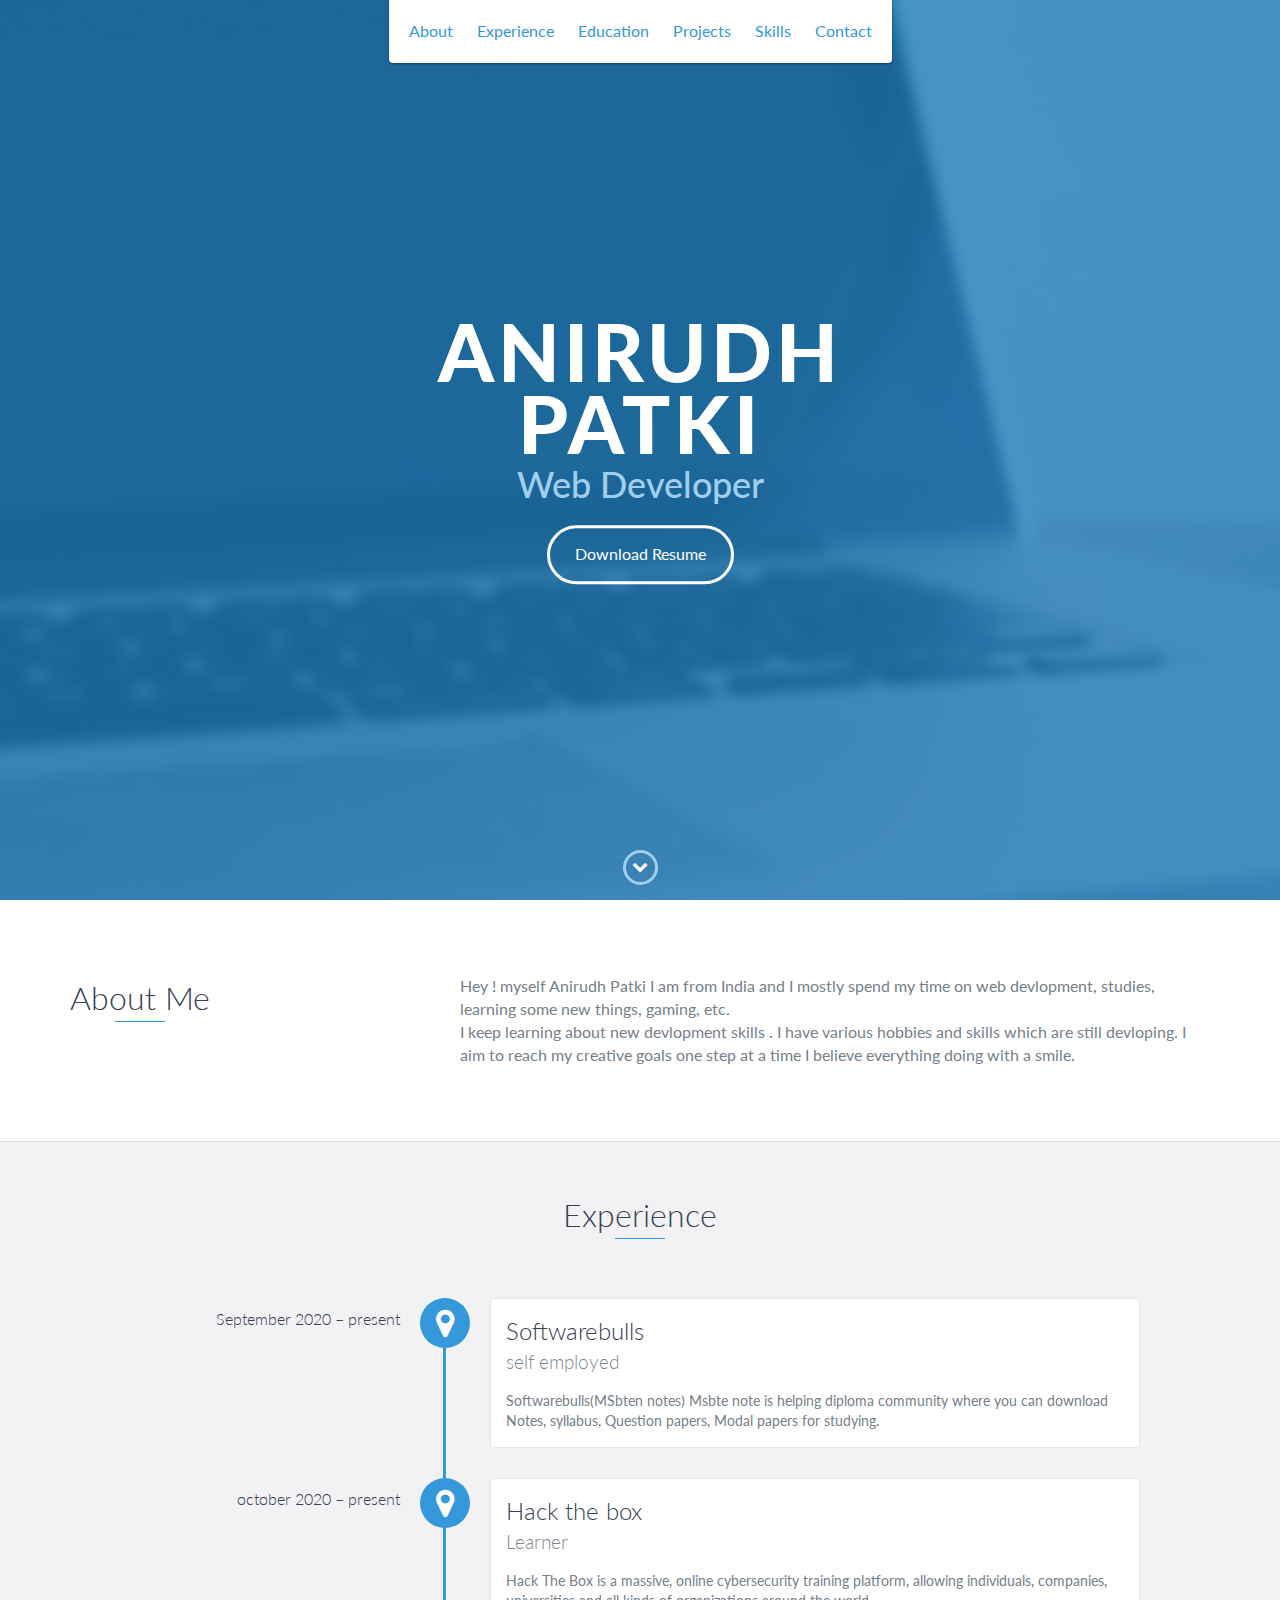
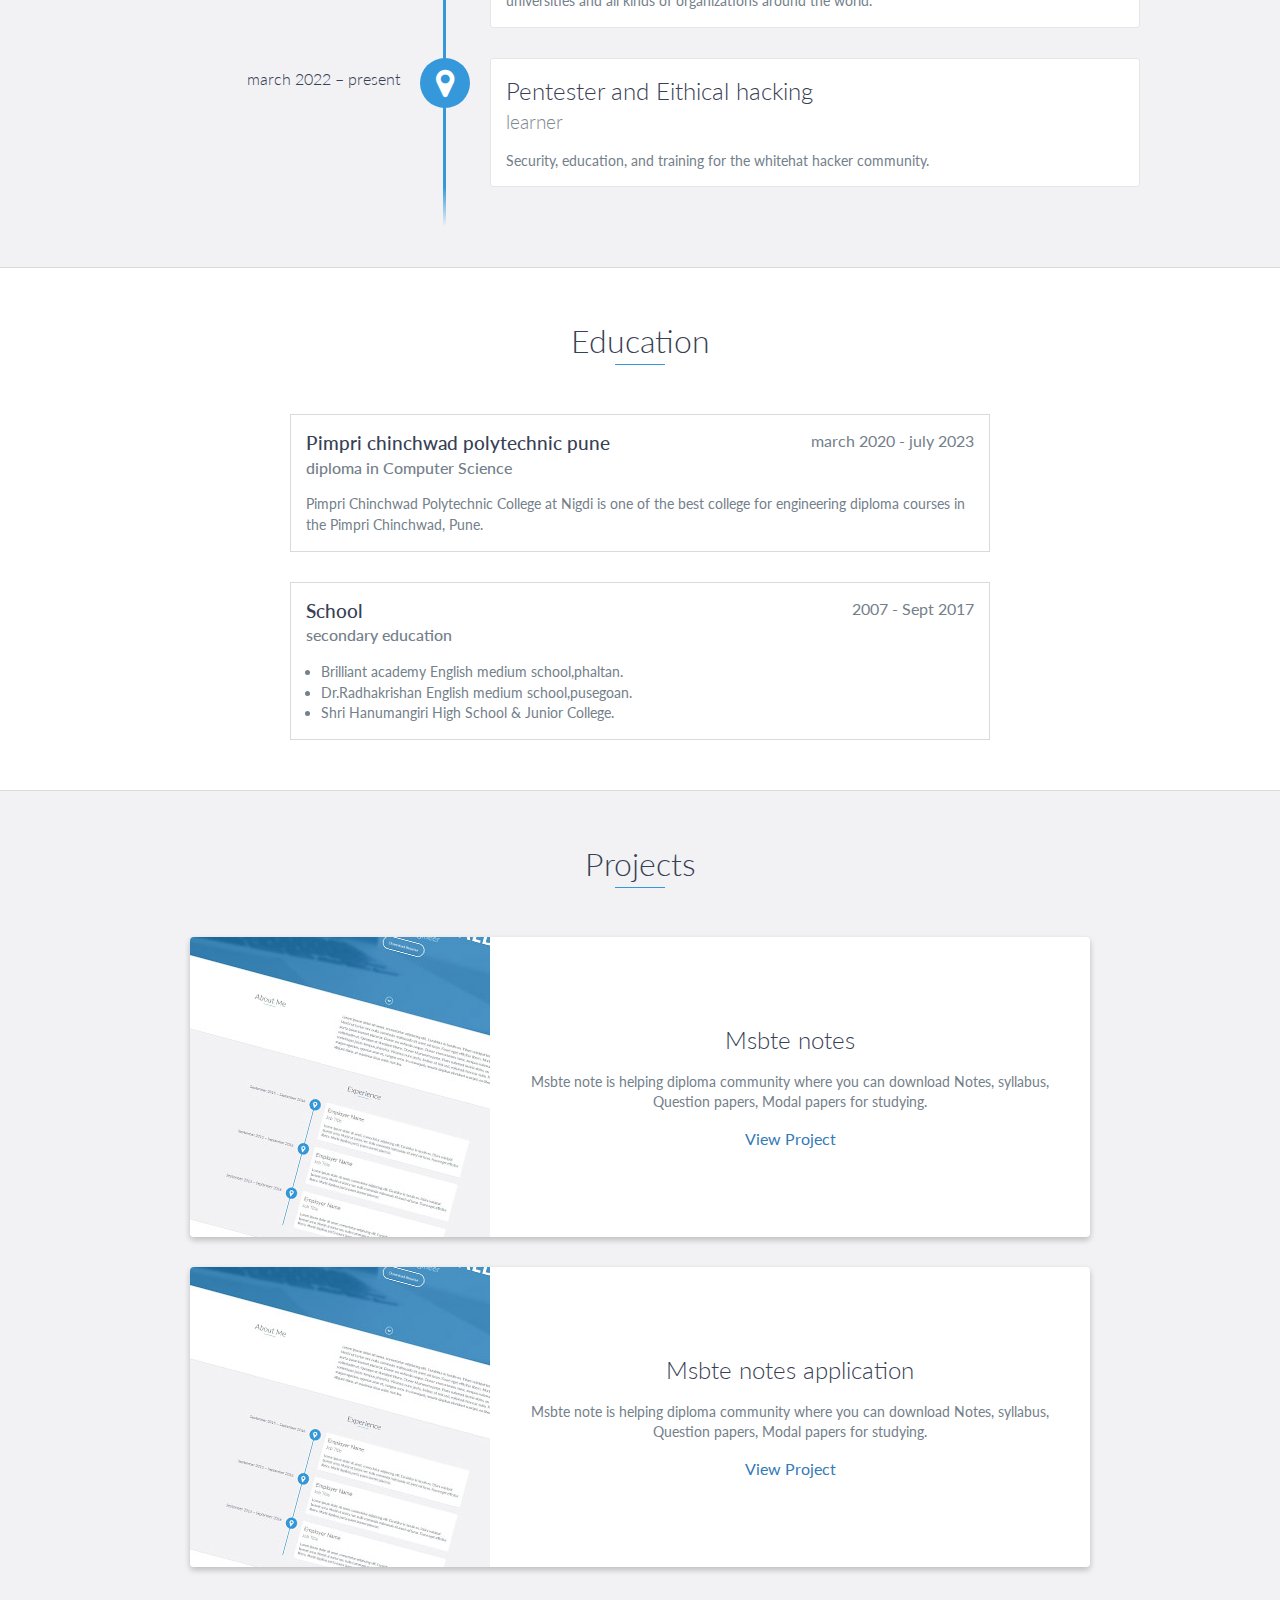
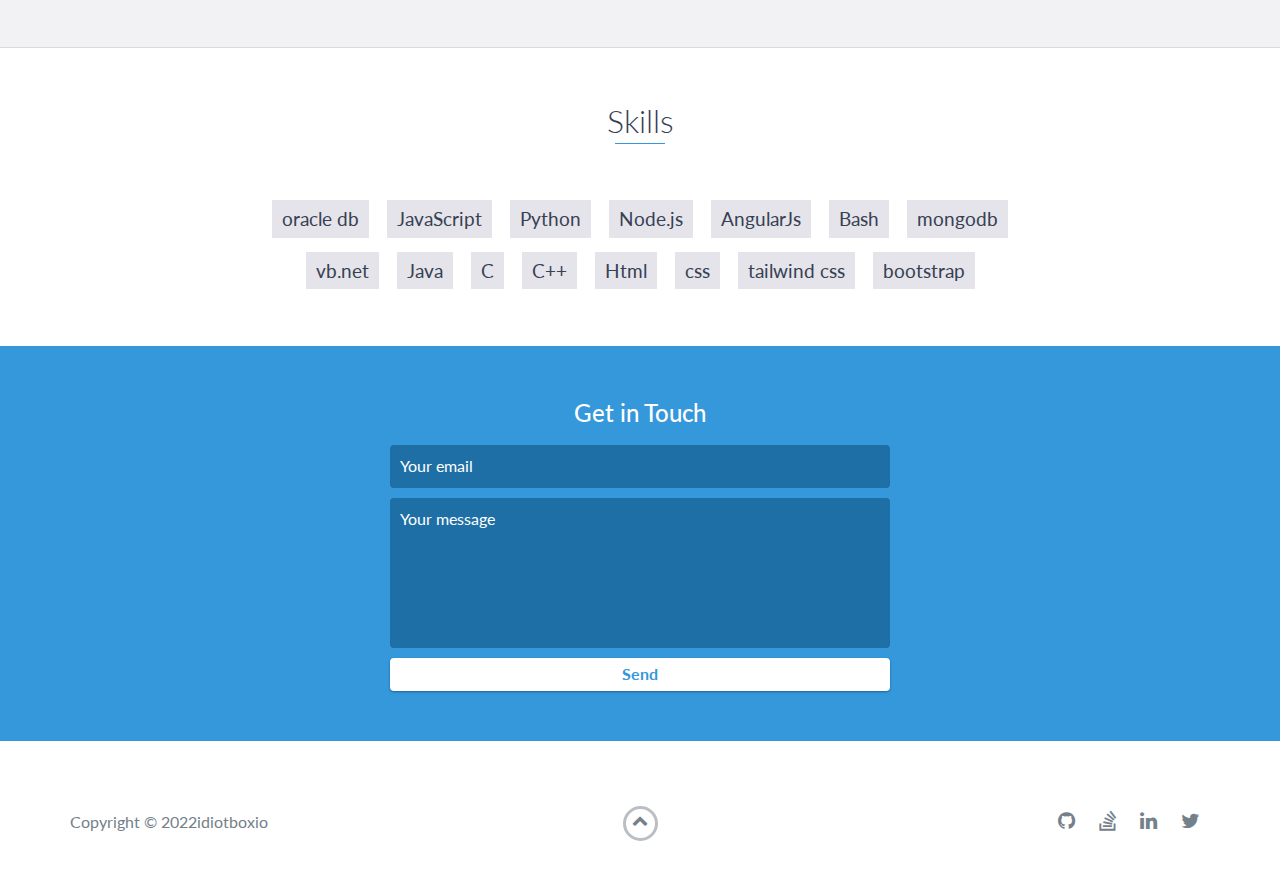
<file: index.html>
<!DOCTYPE html>
<html class="no-js" lang="en">

<head>
    <meta charset="utf-8">
    <meta http-equiv="X-UA-Compatible" content="IE=edge">
    <meta name="viewport" content="width=device-width, initial-scale=1">
    <title>My Portfolio</title>
	<link rel="shortcut icon" href="favicon.ico" type="image/x-icon">
	<link rel="icon" href="https://raw.githubusercontent.com/idiotboxai/idiotboxai.github.io/main/favicon.ico" type="image/x-icon">
    <link href="https://fonts.googleapis.com/css?family=Lato:300,400,700,900" rel="stylesheet">
    <link rel="stylesheet" href="libs/font-awesome/css/font-awesome.min.css">
    <link href="css/bootstrap.min.css" rel="stylesheet">
    <link href="css/styles.css" rel="stylesheet">
</head>

<body>
    <div id="mobile-menu-open" class="shadow-large">
        <i class="fa fa-bars" aria-hidden="true"></i>
    </div>
    <!-- End #mobile-menu-toggle -->
    <header>
        <div id="mobile-menu-close">
            <span>Close</span> <i class="fa fa-times" aria-hidden="true"></i>
        </div>
        <ul id="menu" class="shadow">
            <li>
                <a href="#about">About</a>
            </li>
            <li>
                <a href="#experience">Experience</a>
            </li>
            <li>
                <a href="#education">Education</a>
            </li>
            <li>
                <a href="#projects">Projects</a>
            </li>
            <li>
                <a href="#skills">Skills</a>
            </li>
            <li>
                <a href="#contact">Contact</a>
            </li>
        </ul>
    </header>
    <!-- End header -->

    <div id="lead">
        <div id="lead-content">
            <h1>Anirudh Patki</h1>
            <h2>Web Developer</h2>
            <a href="https://github.com/idiotboxai/idiotboxai.github.io/raw/main/Anirudh%20Patki.pdf" class="btn-rounded-white">Download Resume</a>
        </div>
        <!-- End #lead-content -->

        <div id="lead-overlay"></div>

        <div id="lead-down">
            <span>
                <i class="fa fa-chevron-down" aria-hidden="true"></i>
            </span>
        </div>
        <!-- End #lead-down -->
    </div>
    <!-- End #lead -->

    <div id="about">
        <div class="container">
            <div class="row">
                <div class="col-md-4">
                    <h2 class="heading">About Me</h2>
                </div>
                <div class="col-md-8">
                    <p>
                        Hey ! myself Anirudh Patki I am from India and I mostly spend my time on web devlopment, studies, learning some new things, gaming, etc. <br>
			      I keep learning about new devlopment skills . I have various hobbies and skills which are still devloping.
			    I aim to reach my creative goals one step at a time I believe everything doing with a smile. 
			
                    </p>
                </div>
            </div>
        </div>
    </div>
    <!-- End #about -->

    <div id="experience" class="background-alt">
        <h2 class="heading">Experience</h2>
        <div id="experience-timeline">
            <div data-date="September 2020 – present">
                <h3>Softwarebulls</h3>
                <h4>self employed</h4>
                <p>
                    Softwarebulls(MSbten notes)  Msbte note is helping diploma community where you can download Notes, syllabus, Question papers, Modal papers for studying.
                </p>
            </div>

            <div data-date="october 2020 – present">
                <h3>Hack the box</h3>
                <h4>Learner</h4>
                <p>
                    Hack The Box is a massive, online cybersecurity training platform, allowing individuals, companies, universities and all kinds of organizations around the world.
                </p>
            </div>

          <div data-date="march 2022 – present">
                <h3>Pentester and Eithical hacking</h3>
                <h4>learner</h4>
                <p>
                   Security, education, and training for the whitehat hacker community. 
                </p>
            </div>
        </div>
    </div>
    <!-- End #experience -->

    <div id="education">
        <h2 class="heading">Education</h2>
        <div class="education-block">
            <h3>Pimpri chinchwad polytechnic pune</h3>
            <span class="education-date">march 2020 - july 2023</span>
            <h4> diploma in Computer Science</h4>
            <p>
                Pimpri Chinchwad Polytechnic College at Nigdi is one of the best college for engineering diploma courses in the Pimpri Chinchwad, Pune.
            </p>
        </div>
        <!-- End .education-block -->

        <div class="education-block">
            <h3>School</h3>
            <span class="education-date">2007 - Sept 2017</span>
            <h4>secondary education</h4>
            <ul>
                <li>
                    Brilliant academy English medium school,phaltan.
                </li>
                <li>
                    Dr.Radhakrishan English medium school,pusegoan.
                </li>
                <li>
                    Shri Hanumangiri High School & Junior College.
                </li>
            </ul>
        </div>
        <!-- End .education-block -->
    </div>
    <!-- End #education -->

    <div id="projects" class="background-alt">
        <h2 class="heading">Projects</h2>
        <div class="container">
            <div class="row">
                <div class="project shadow-large">
                    <div class="project-image">
                        <img src="images/project.jpg" />
                    </div>
                    <!-- End .project-image -->
                    <div class="project-info">
                        <h3>Msbte notes</h3>
                        <p>
                           Msbte note is helping diploma community where you can download Notes, syllabus, Question papers, Modal papers for studying.
                        </p>
                        <a target="_blank" href="https://msbtenote.blogspot.com">View Project</a>
                    </div>
                    <!-- End .project-info -->
                </div>
                <!-- End .project -->

                <div class="project shadow-large">
                    <div class="project-image">
                        <img src="images/project.jpg" />
                    </div>
                    <!-- End .project-image -->
                    <div class="project-info">
                        <h3>Msbte notes application </h3>
                        <p>
                           Msbte note is helping diploma community where you can download Notes, syllabus, Question papers, Modal papers for studying.
                        </p>
                        <a href="#">View Project</a>
                    </div>
                    <!-- End .project-info -->
                </div>
                <!-- End .project -->
            </div>
        </div>
    </div>
    <!-- End #projects -->

    <div id="skills">
        <h2 class="heading">Skills</h2>
        <ul>
	   <li> oracle db </li>
            <li>JavaScript</li>
            <li>Python</li>
            <li>Node.js</li>
            <li>AngularJs</li>
            <li>Bash</li>
	  <li>mongodb</li>
	<li>vb.net</li>
            <li>Java</li>
            <li>C</li>
            <li>C++</li>
		<li> Html</li>
		<li>css</li>
		<li> tailwind css</li>
		<li> bootstrap</li>
        </ul>
    </div>
    <!-- End #skills -->

    <div id="contact">
        <h2>Get in Touch</h2>
        <div id="contact-form">
            <form method="POST" action="https://formspree.io/f/xjvljawv">
                <input type="hidden" name="_subject" value="Contact request from personal website" />
                <input type="email" name="_replyto" placeholder="Your email" required>
                <textarea name="message" placeholder="Your message" required></textarea>
                <button type="submit">Send</button>
            </form>
        </div>
        <!-- End #contact-form -->
    </div>
    <!-- End #contact -->

    <footer>
        <div class="container">
            <div class="row">
                <div class="col-sm-5 copyright">
                    <p>
                        Copyright &copy; <span id="current-year">2022</span>idiotboxio</p>
                </div>
                <div class="col-sm-2 top">
                    <span id="to-top">
                        <i class="fa fa-chevron-up" aria-hidden="true"></i>
                    </span>
                </div>
                <div class="col-sm-5 social">
                    <ul>
                        <li>
                            <a href="https://github.com/idiotboxai" target="_blank"><i class="fa fa-github" aria-hidden="true"></i></a>
                        </li>
                        <li>
                            <a href="https://stackoverflow.com/users/17722566/pro-guy" target="_blank"><i class="fa fa-stack-overflow" aria-hidden="true"></i></a>
                        </li>
                        <li>
                            <a href="https://www.linkedin.com/in/anirudhpatki/" target="_blank"><i class="fa fa-linkedin" aria-hidden="true"></i></a>
                        </li>
                       <!-- <li>
                            <a href="https://www.facebook.com/" target="_blank"><i class="fa fa-facebook" aria-hidden="true"></i></a>
                        </li>-->
                        <li>
                            <a href="https://twitter.com/patkianirudh" target="_blank"><i class="fa fa-twitter" aria-hidden="true"></i></a>
                        </li>
                        <!--<li>
                            <a href="https://plus.google.com/" target="_blank"><i class="fa fa-google-plus" aria-hidden="true"></i></a>
                        </li>-->
                    </ul>
                </div>
            </div>
        </div>
    </footer>
    <!-- End footer -->

    <script src="https://ajax.googleapis.com/ajax/libs/jquery/1.12.4/jquery.min.js"></script>
    <script src="js/scripts.min.js"></script>
</body>

</html>
</file>
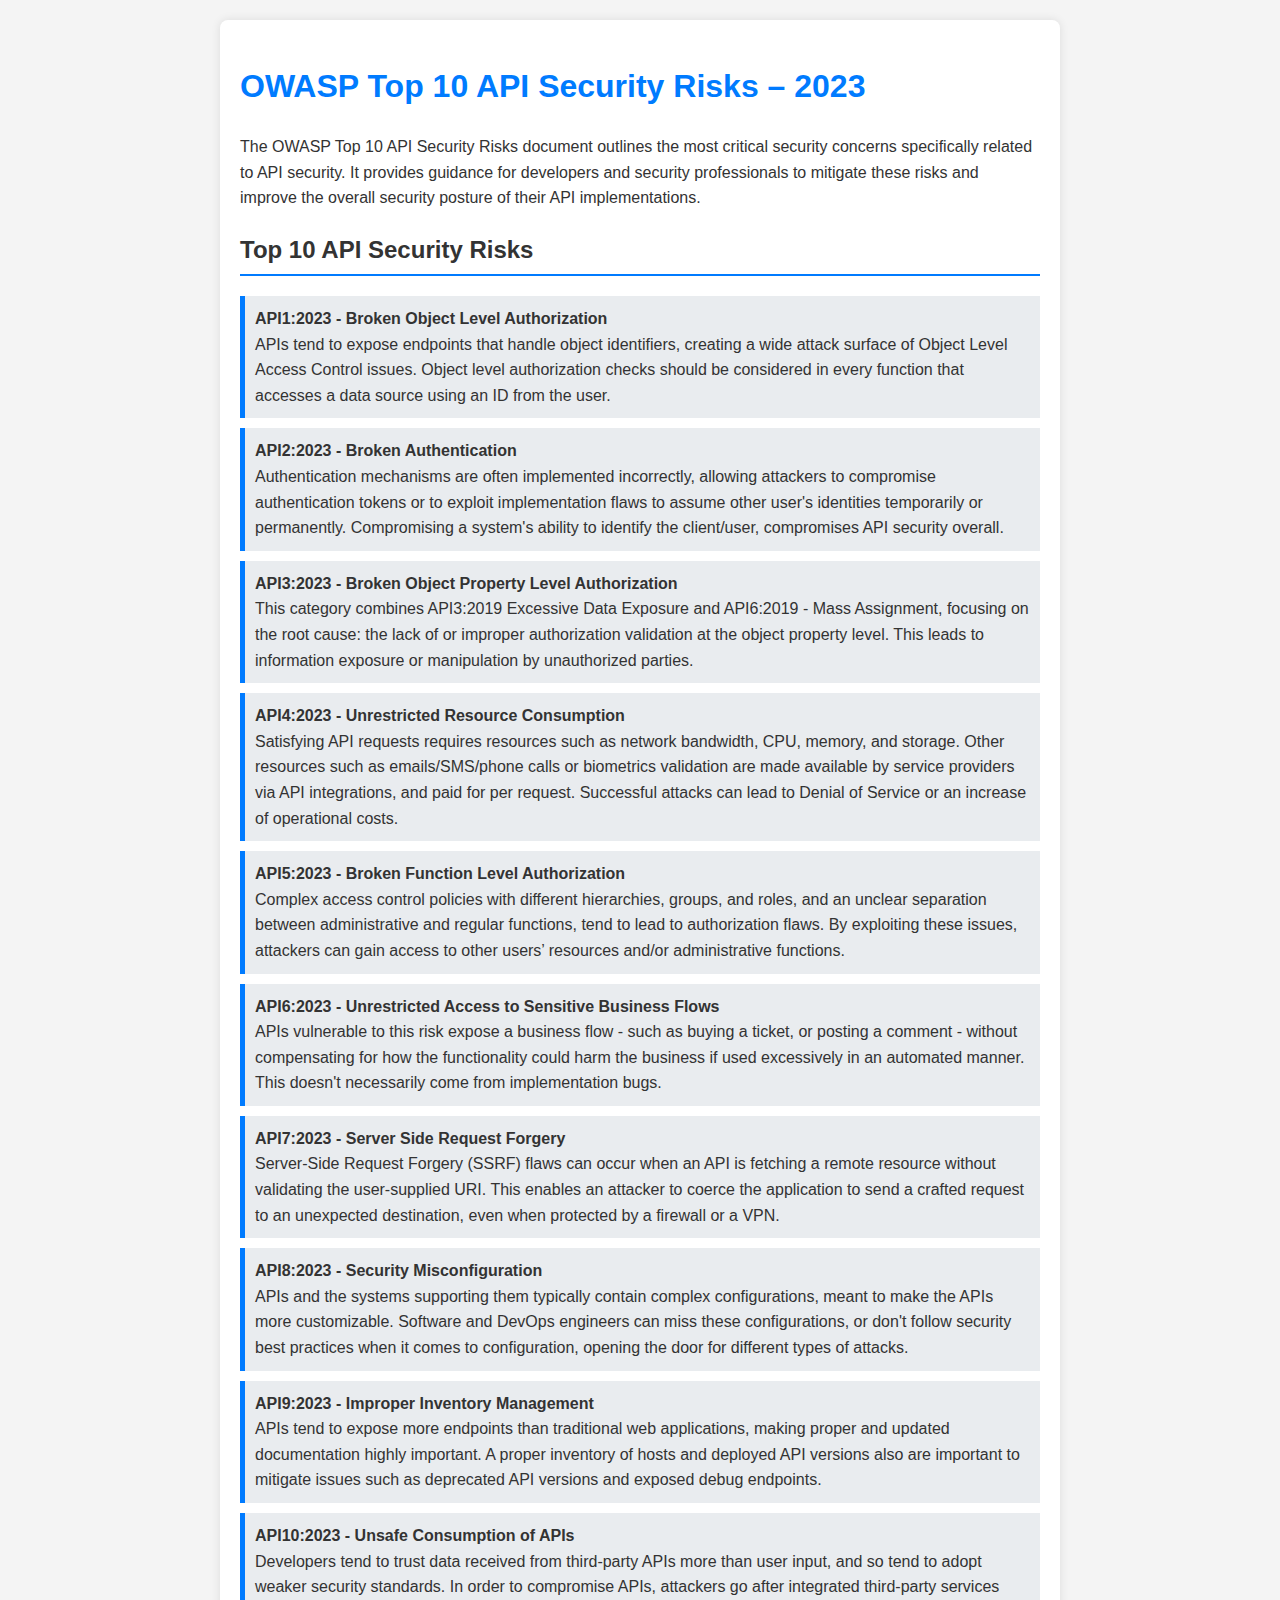
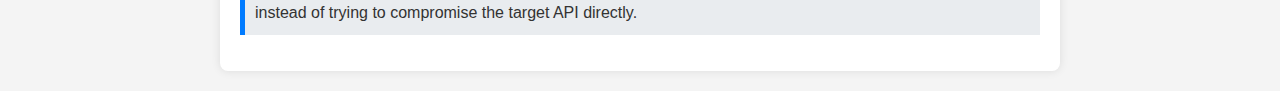
<file: api/index.html>
<!DOCTYPE html>
<html lang="en">
<head>
    <meta charset="UTF-8">
    <meta name="viewport" content="width=device-width, initial-scale=1.0">
    <title>OWASP Top 10 API Security Risks – 2023</title>
    <style>
        body {
            font-family: Arial, sans-serif;
            line-height: 1.6;
            background-color: #f4f4f4;
            color: #333;
            margin: 0;
            padding: 0;
        }
        .container {
            max-width: 800px;
            margin: 20px auto;
            background: #fff;
            padding: 20px;
            border-radius: 8px;
            box-shadow: 0 0 10px rgba(0,0,0,0.1);
        }
        h1 {
            color: #007BFF;
        }
        h2 {
            color: #333;
            border-bottom: 2px solid #007BFF;
            padding-bottom: 5px;
        }
        p {
            margin: 10px 0;
        }
        ul {
            list-style-type: none;
            padding: 0;
        }
        li {
            background: #e9ecef;
            margin: 10px 0;
            padding: 10px;
            border-left: 5px solid #007BFF;
            transition: background 0.3s;
        }
        li:hover {
            background: #dfe6ee;
        }
        a {
            color: #007BFF;
            text-decoration: none;
        }
        a:hover {
            text-decoration: underline;
        }
    </style>
</head>
<body>
    <div class="container">
        <h1>OWASP Top 10 API Security Risks – 2023</h1>
        <p>The OWASP Top 10 API Security Risks document outlines the most critical security concerns specifically related to API security. It provides guidance for developers and security professionals to mitigate these risks and improve the overall security posture of their API implementations.</p>
        
        <h2>Top 10 API Security Risks</h2>
        
        <ul>
            <li>
                <strong>API1:2023 - Broken Object Level Authorization</strong><br>
                APIs tend to expose endpoints that handle object identifiers, creating a wide attack surface of Object Level Access Control issues. Object level authorization checks should be considered in every function that accesses a data source using an ID from the user.
            </li>
            <li>
                <strong>API2:2023 - Broken Authentication</strong><br>
                Authentication mechanisms are often implemented incorrectly, allowing attackers to compromise authentication tokens or to exploit implementation flaws to assume other user's identities temporarily or permanently. Compromising a system's ability to identify the client/user, compromises API security overall.
            </li>
            <li>
                <strong>API3:2023 - Broken Object Property Level Authorization</strong><br>
                This category combines API3:2019 Excessive Data Exposure and API6:2019 - Mass Assignment, focusing on the root cause: the lack of or improper authorization validation at the object property level. This leads to information exposure or manipulation by unauthorized parties.
            </li>
            <li>
                <strong>API4:2023 - Unrestricted Resource Consumption</strong><br>
                Satisfying API requests requires resources such as network bandwidth, CPU, memory, and storage. Other resources such as emails/SMS/phone calls or biometrics validation are made available by service providers via API integrations, and paid for per request. Successful attacks can lead to Denial of Service or an increase of operational costs.
            </li>
            <li>
                <strong>API5:2023 - Broken Function Level Authorization</strong><br>
                Complex access control policies with different hierarchies, groups, and roles, and an unclear separation between administrative and regular functions, tend to lead to authorization flaws. By exploiting these issues, attackers can gain access to other users’ resources and/or administrative functions.
            </li>
            <li>
                <strong>API6:2023 - Unrestricted Access to Sensitive Business Flows</strong><br>
                APIs vulnerable to this risk expose a business flow - such as buying a ticket, or posting a comment - without compensating for how the functionality could harm the business if used excessively in an automated manner. This doesn't necessarily come from implementation bugs.
            </li>
            <li>
                <strong>API7:2023 - Server Side Request Forgery</strong><br>
                Server-Side Request Forgery (SSRF) flaws can occur when an API is fetching a remote resource without validating the user-supplied URI. This enables an attacker to coerce the application to send a crafted request to an unexpected destination, even when protected by a firewall or a VPN.
            </li>
            <li>
                <strong>API8:2023 - Security Misconfiguration</strong><br>
                APIs and the systems supporting them typically contain complex configurations, meant to make the APIs more customizable. Software and DevOps engineers can miss these configurations, or don't follow security best practices when it comes to configuration, opening the door for different types of attacks.
            </li>
            <li>
                <strong>API9:2023 - Improper Inventory Management</strong><br>
                APIs tend to expose more endpoints than traditional web applications, making proper and updated documentation highly important. A proper inventory of hosts and deployed API versions also are important to mitigate issues such as deprecated API versions and exposed debug endpoints.
            </li>
            <li>
                <strong>API10:2023 - Unsafe Consumption of APIs</strong><br>
                Developers tend to trust data received from third-party APIs more than user input, and so tend to adopt weaker security standards. In order to compromise APIs, attackers go after integrated third-party services instead of trying to compromise the target API directly.
            </li>
        </ul>
    </div>
</body>
</html>
</file>
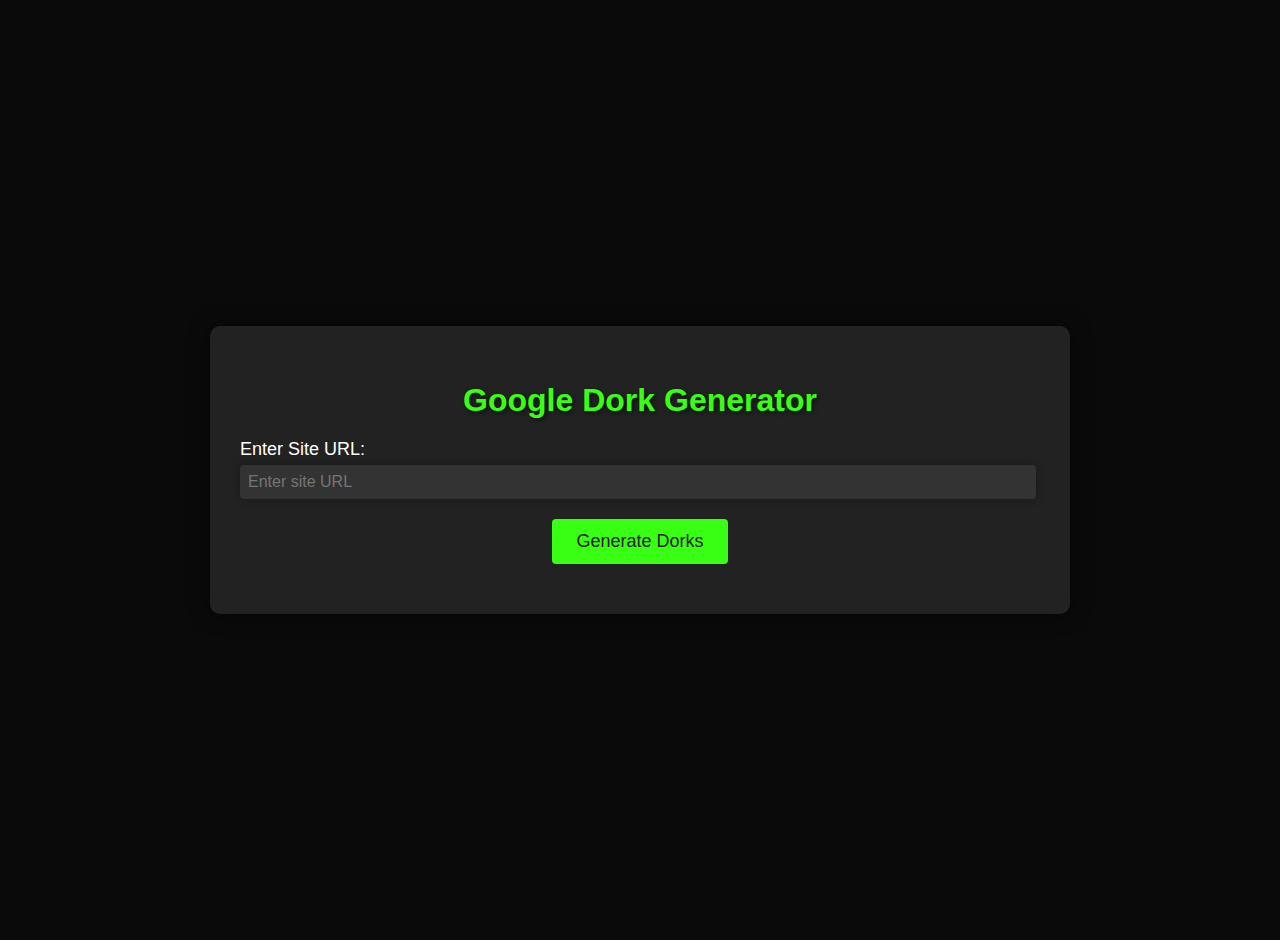
<file: dorks/index.html>
<!DOCTYPE html>
<html lang="en">
<head>
    <meta charset="UTF-8">
    <meta name="viewport" content="width=device-width, initial-scale=1.0">
    <title>Google Dork Generator</title>
    <style>
        body {
            font-family: 'Segoe UI', Tahoma, Geneva, Verdana, sans-serif;
            background-color: #0a0a0a;
            color: #fff;
            padding: 20px;
            display: flex;
            justify-content: center;
            align-items: center;
            height: 100vh;
            margin: 0;
        }
        .container {
            max-width: 800px;
            width: 100%;
            padding: 30px;
            background-color: #222;
            border-radius: 10px;
            box-shadow: 0 0 20px rgba(0, 0, 0, 0.5);
            text-align: center;
        }
        h2 {
            font-size: 32px;
            margin-bottom: 20px;
            color: #39ff14;
            text-shadow: 2px 2px 4px rgba(0, 0, 0, 0.5);
        }
        .form-group {
            margin-bottom: 20px;
            text-align: left;
        }
        label {
            display: block;
            margin-bottom: 5px;
            color: #fff;
            font-size: 18px;
        }
        input[type="text"] {
            width: calc(100% - 20px);
            padding: 8px;
            font-size: 16px;
            border: none;
            background-color: #333;
            color: #fff;
            border-radius: 4px;
            box-shadow: 0 0 10px rgba(0, 0, 0, 0.3);
        }
        .btn {
            display: inline-block;
            padding: 12px 24px;
            background-color: #39ff14;
            color: #222;
            text-decoration: none;
            border-radius: 4px;
            cursor: pointer;
            border: none;
            font-size: 18px;
            transition: background-color 0.3s ease;
        }
        .btn:hover {
            background-color: #1f9e06;
        }
        #dorksList {
            text-align: left;
            margin-top: 20px;
            max-height: 500px;
            overflow-y: auto;
            padding-right: 20px; /* Add padding to prevent scrollbar from overlaying content */
        }
        a {
            display: block;
            padding: 10px;
            background-color: #333;
            color: #39ff14;
            text-decoration: none;
            margin-bottom: 10px;
            border-radius: 4px;
            box-shadow: 0 0 10px rgba(0, 0, 0, 0.3);
            transition: background-color 0.3s ease, color 0.3s ease;
            font-size: 16px;
        }
        a:hover {
            background-color: #222;
            color: #1f9e06;
        }
    </style>
</head>
<body>
    <div class="container">
        <h2>Google Dork Generator</h2>
        <div class="form-group">
            <label for="siteUrl">Enter Site URL:</label>
            <input type="text" id="siteUrl" name="siteUrl" placeholder="Enter site URL">
        </div>
        <button class="btn" onclick="generateDorks()">Generate Dorks</button>
        <div id="dorksList"></div>
    </div>

    <script>
        function generateDorks() {
            var siteUrl = document.getElementById('siteUrl').value.trim();

            if (siteUrl === '') {
                alert('Please enter a site URL');
                return;
            }

            var dorks = [
                'intitle:"index of" "*.phtml"',
                'allintext:wp-includes/rest-api',
                'inurl:.com index of movies',
                'intitle:index.of.etc',
                'intitle:"index of" "*.php"',
                'intitle:"index of" "*.pl"',
                'intitle:"index of" "*.phtml"',
                'inurl:*gov intitle:"index of" "docker-compose"',
                'intitle:"Index of"',
                'intitle:"index of" "stylesheet.css"',
                'intitle:"index of" "master03.xml"',
                'intitle:"index of" "pres.xml"',
                'intext:"powered by BlueCMS v1.6"',
                'intitle:"index of" "/cgi-bin" "admin"',
                'intitle: Index of /assets/admin/system',
                'inurl:/supportboard',
                'Google Dork: intitle:"index of" "/sql" "admin"',
                '"index of /" intext:wp-config "zip"',
                'intitle:"index of" "schema.sql"',
                'Dork: "Index of" "upload_image.php"',
                'Dork: "index of" "Production.json"',
                'index.of.?.frm',
                'intitle:"index of" "nrpe.cfg"',
                'index of admin/fckeditor/editor/filemanager/',
                'inurl:demo.browse.php intitle:getid3',
                'allinurl:forcedownload.php?file=',
                'inurl:"simplenews/admin"',
                'inurl:updown.php | intext:"Powered by PHP Uploader Downloader"',
                'inurl:guestbook/guestbooklist.asp "Post Date" From',
                'intitle:"CJ Link Out V1"',
                '"powered by mailgust"',
                '"powered by my little forum"',
                'intitle:"Control panel" "Control Panel Login" ArticleLive inurl:admin -demo',
                'inurl:cartwiz/store/index.asp',
                '"e107.org 2002/2003" inurl:forum_post.php?nt',
                '"maxwebportal" inurl:"default" "snitz forums" +"homepage" -intitle:maxwebportal',
                '"Warning:" "Cannot execute a blank command in"',
                '"Mail-it Now!" intitle:"Contact form" | inurl:contact.php',
                '"Powered by Xcomic"',
                '"Powered by FunkBoard"',
                '"Powered by FlexPHPNews" inurl:news | inurl:press',
                '"Powered By: Simplicity oF Upload" inurl:download.php | inurl:upload.php',
                'inurl:nquser.php filetype:php',
                'PHPFreeNews inurl:Admin.php',
                '"Powered by SilverNews"',
                '"Powered by Gravity Board"',
                'filetype:mdb "standard jet" (password | username | user | pass)',
                'intitle:"PHPstat" intext:"Browser" intext:"PHPstat setup"',
                'intitle:"SSHVnc Applet"OR intitle:"SSHTerm Applet"',
                'inurl:cgi-bin inurl:bigate.cgi',
                'filetype:pl -intext:"/usr/bin/perl" inurl:webcal (inurl:webcal | inurl:add | inurl:delete | inurl:config)',
                'filetype:mdb inurl:"news/news"',
                'inurl:php.exe filetype:exe -example.com',
                '"Powered by Land Down Under 601"',
                'ext:asp inurl:DUgallery intitle:"3.0" -site:dugall',
                'ext:asp "Powered by DUforum"',
                'filetype:log inurl:password.log -git',
                '"Index of /" "FTP" "download" "PDF"',
                '"Index of" "parent directory" "size" "description" "last modified" "PHP Mailer"',
                'intext:recovery key',
                'intitle:"index of" login',
                'inurl:"WebAdmin/images" "index of"',
                'inurl:"servlet/webacc"',
                'intitle:"VNC Desktop"',
                'intitle:phpicalendar inurl:login',
                'intitle:"index of /admin/backups"',
                '"upload" "parent directory" "images" "upload"',
                'intitle:"index of" inurl:"admin"',
                'intitle:"index of /admin"',
                'intitle:"index of /admin/backups"',
                'intitle:"index of /admin/config"',
                'intitle:"index of /admin/upload"'
            ];

            var dorksList = document.getElementById('dorksList');
            dorksList.innerHTML = '';

            for (var i = 0; i < dorks.length; i += 4) {
                var dorkGroup = dorks.slice(i, i + 4).join(' OR ');
                var query = `site:${siteUrl} ${dorkGroup}`;
                var url = 'https://www.google.com/search?q=' + encodeURIComponent(query);
                var link = document.createElement('a');
                link.href = url;
                link.textContent = query;
                link.target = '_blank';
                dorksList.appendChild(link);
            }
        }
    </script>
</body>
</html>
</file>
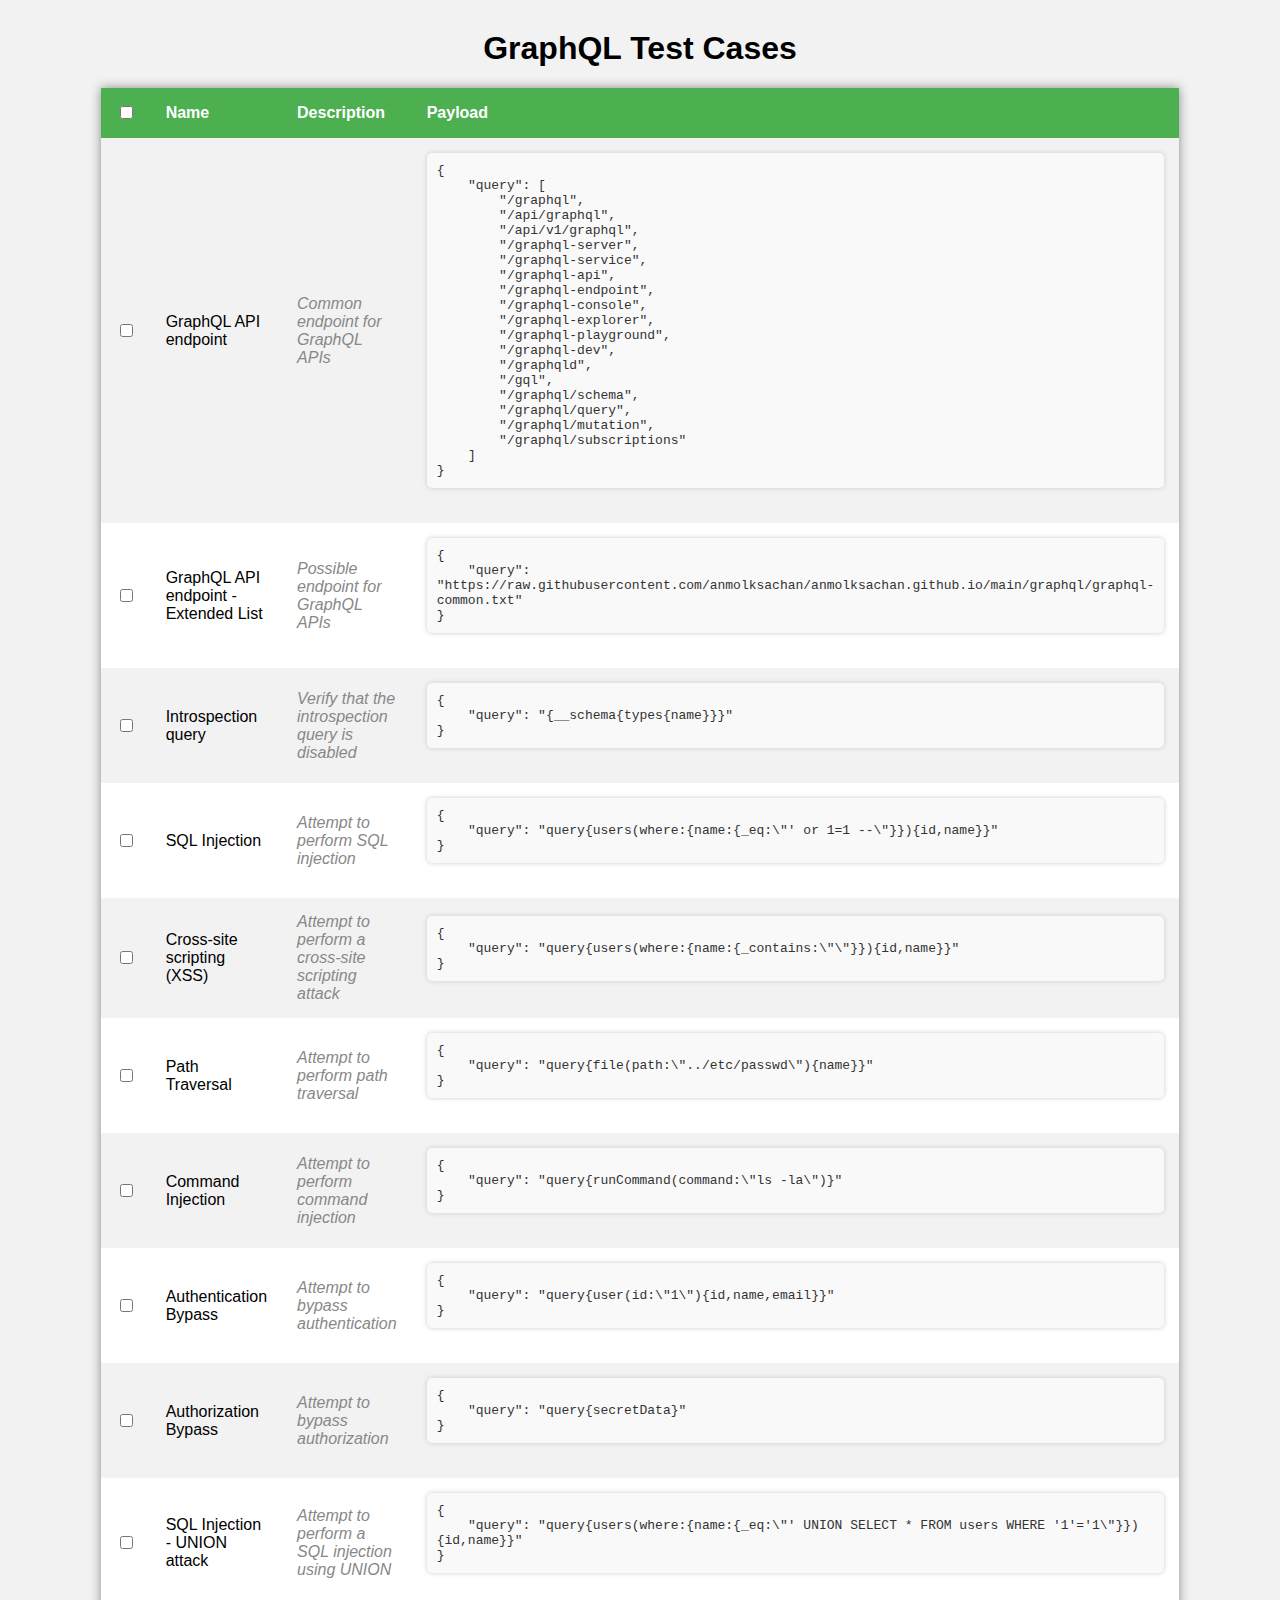
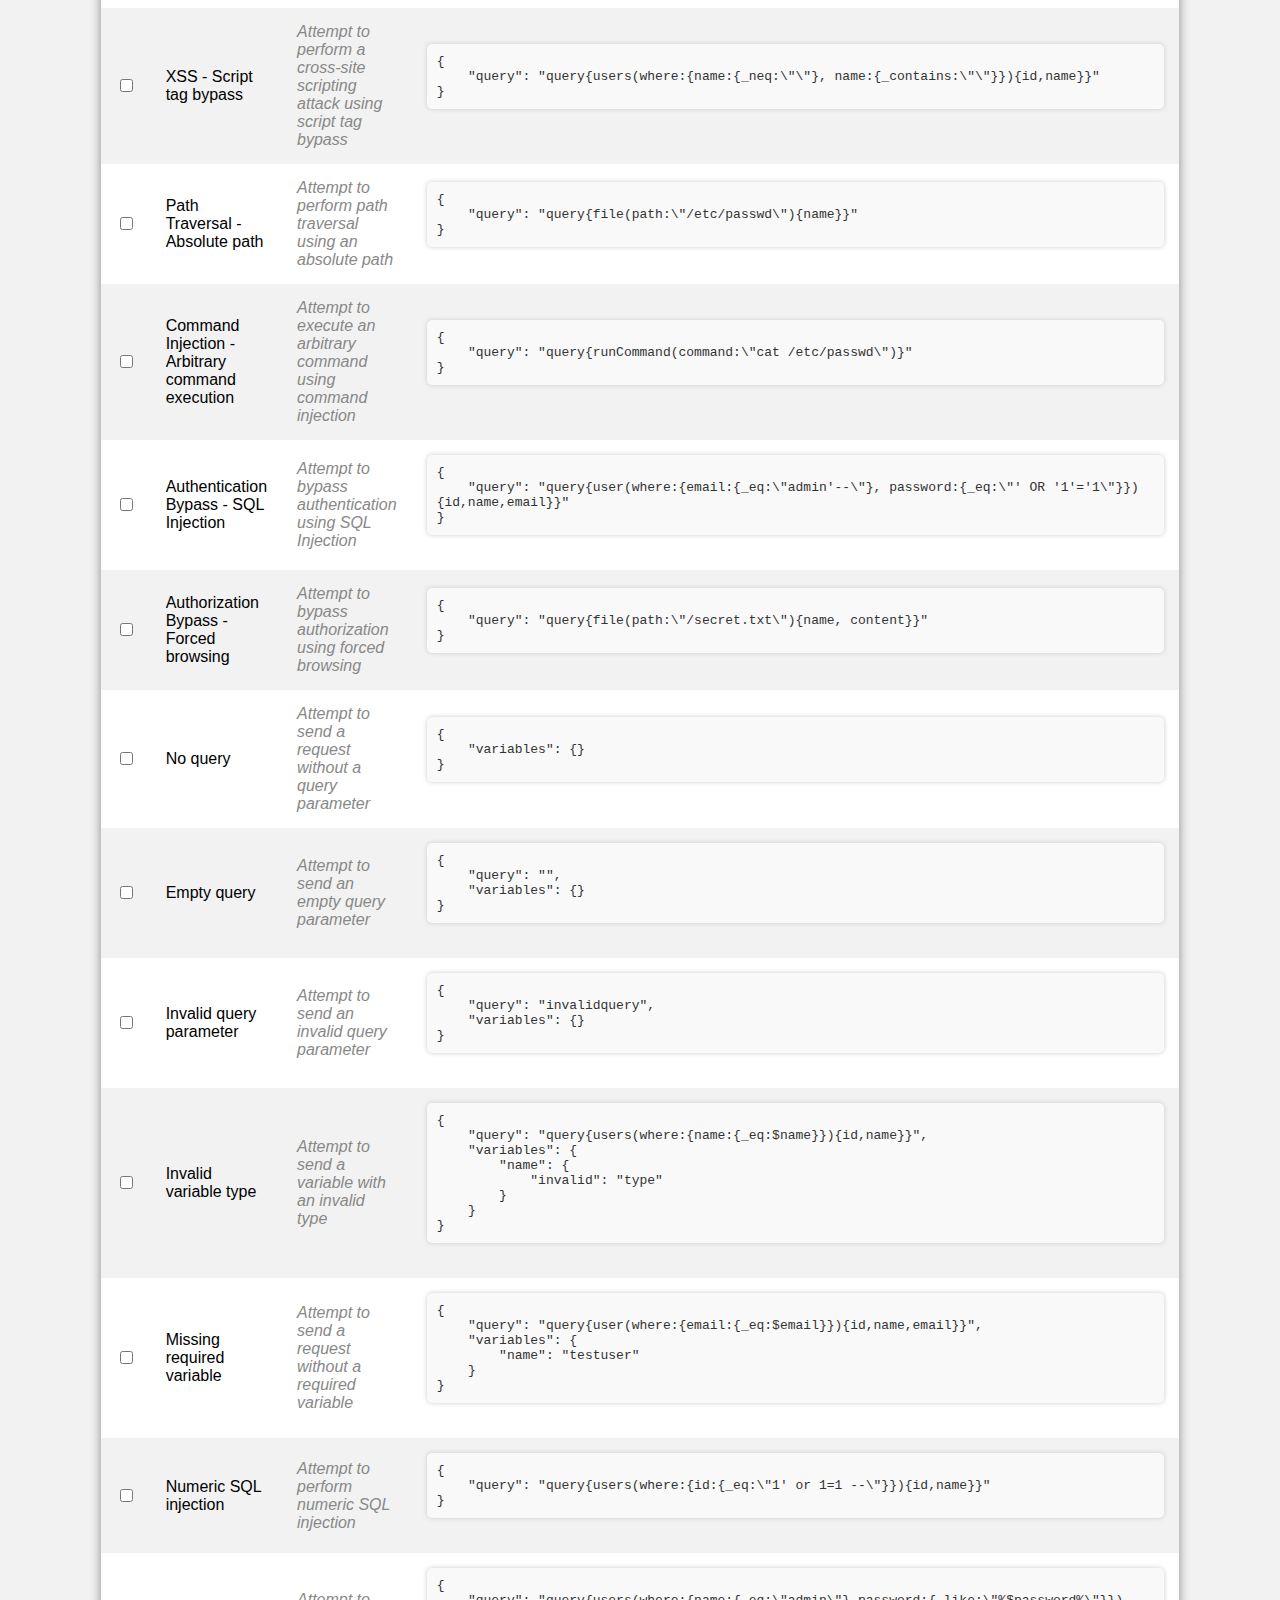
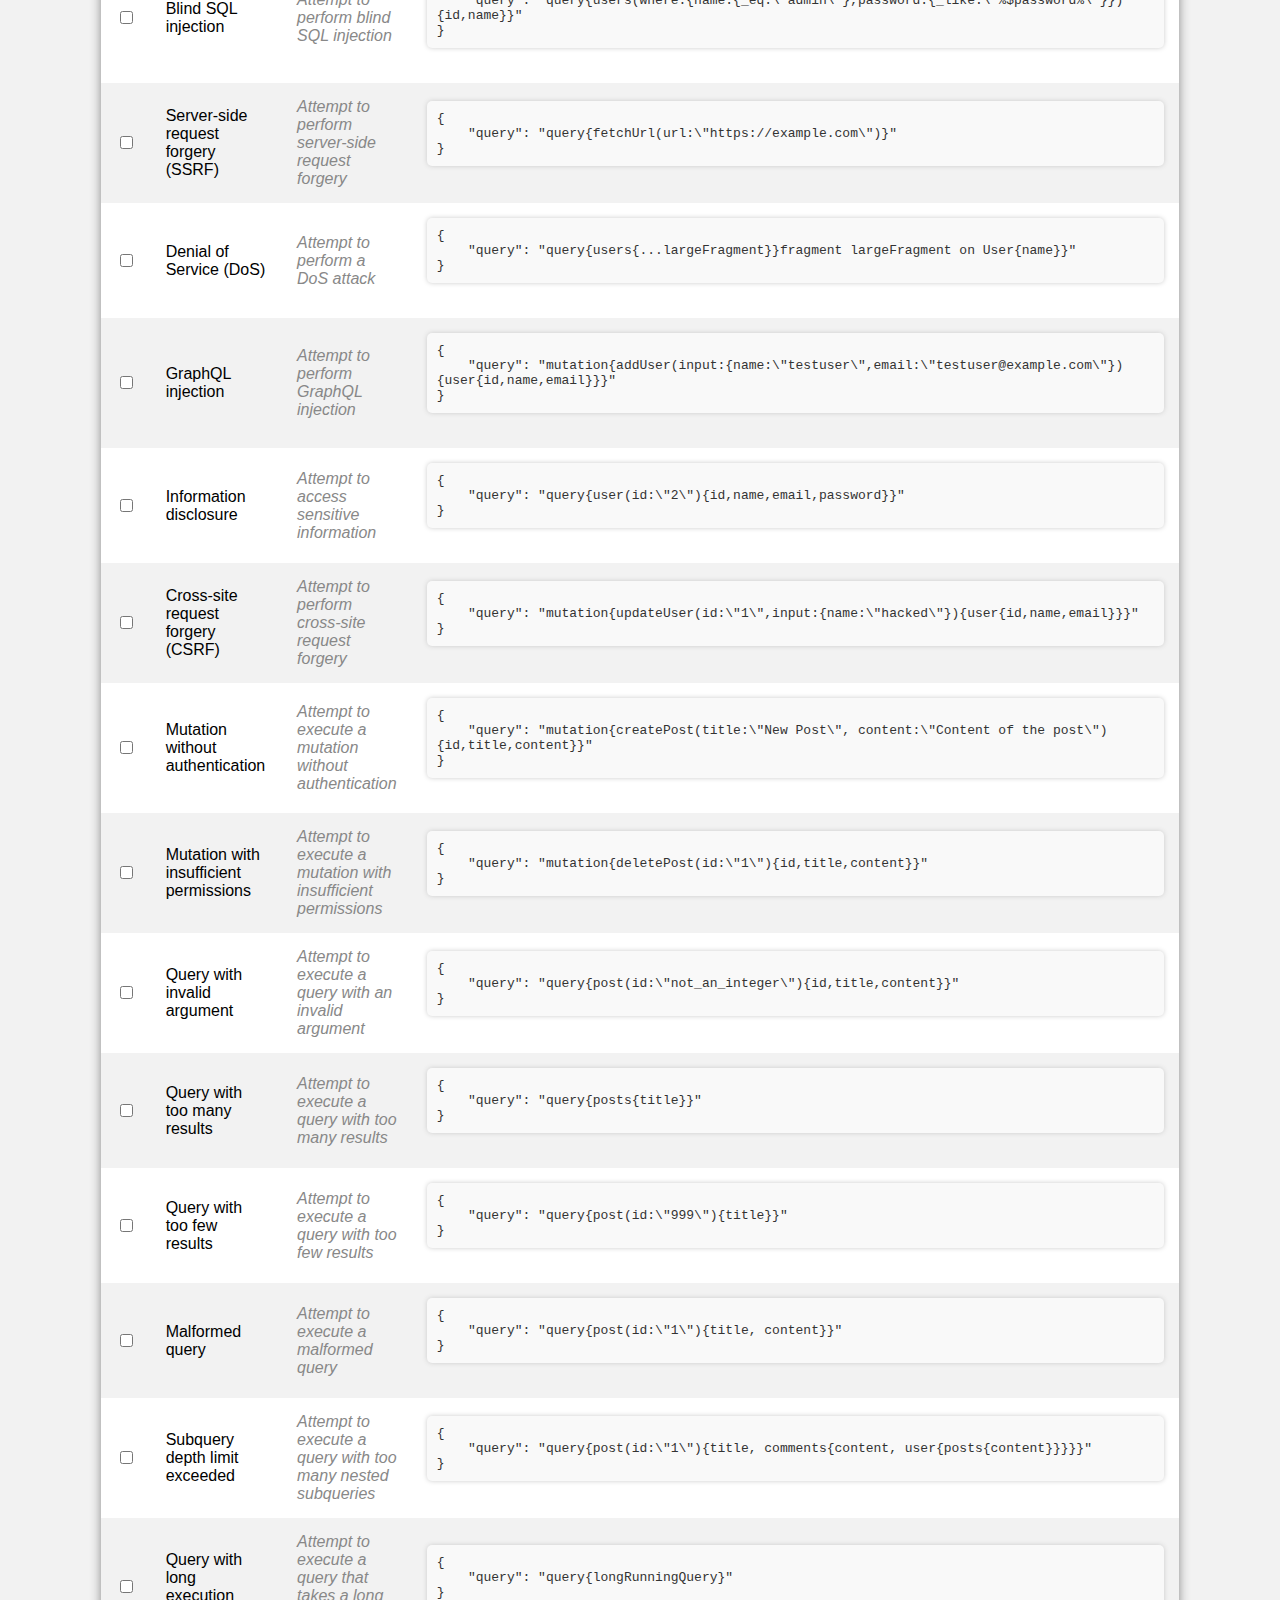
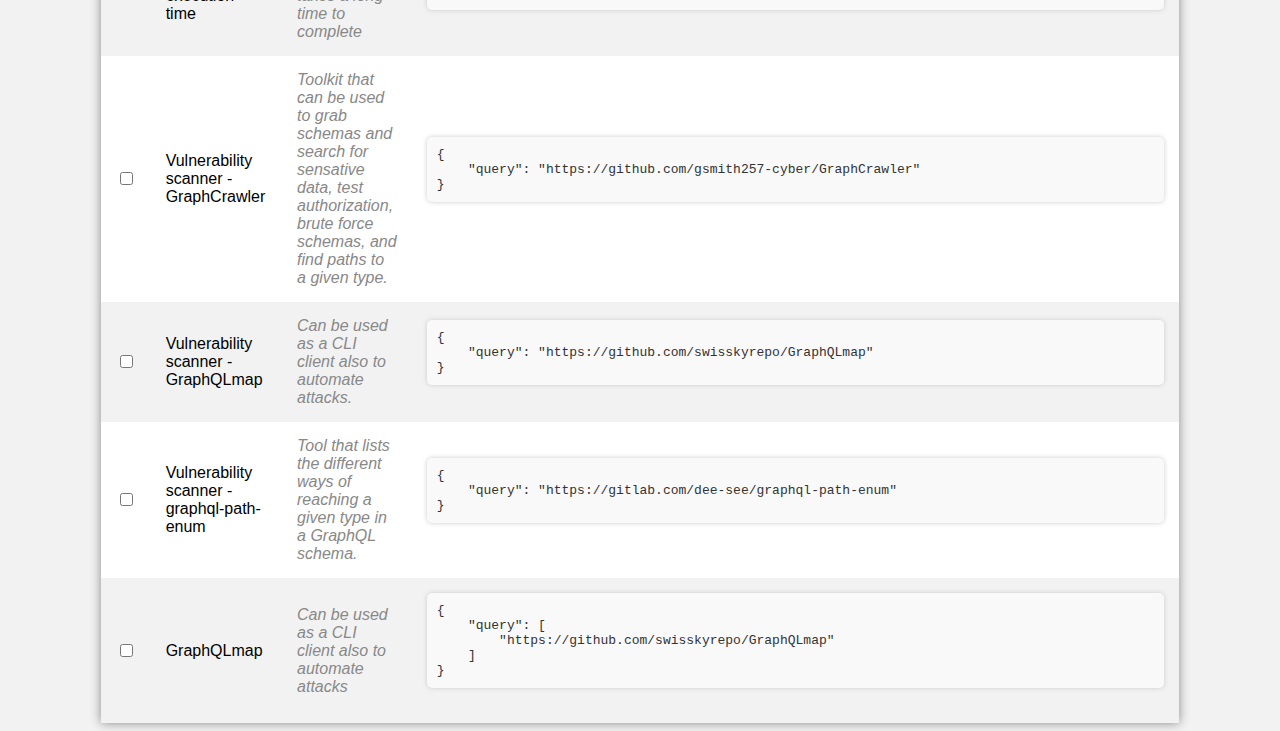
<file: graphql/index.html>
<!DOCTYPE html>
<html>
<head>
  <title>GraphQL Test Cases</title>
  <link rel="icon" type="image/gif" href="https://media0.giphy.com/media/v1.Y2lkPTc5MGI3NjExZGNhNTcwZmFlYzFhMzU0OGRhODllMzhkM2Y5OGZlMWZiYmFlODE1YSZjdD1n/nvb74G5HEcQhoah9Hv/giphy.gif">
  <meta name="description" content="This page contains GraphQL test cases.">
  <meta name="description" content="This page contains GraphQL test cases. These test cases cover various scenarios and can be used to validate the functionality of your GraphQL API.">
  <meta name="description" content="Explore our GraphQL test cases and validate the functionality of your API. Our comprehensive test suite covers various scenarios and can help you ensure that your API is working as expected.">
  <meta name="description" content="GraphQL test cases for testing your API's functionality. Our test suite covers a wide range of scenarios, from simple queries to complex mutations, and can be used to identify any issues or bugs in your API.">
  <style>
    body {
      font-family: Arial, sans-serif;
      background-color: #f2f2f2;
    }

    h1 {
      text-align: center;
      margin-top: 30px;
    }

    table {
      margin: auto;
      border-collapse: collapse;
      width: 80%;
      background-color: #fff;
      box-shadow: 0px 0px 10px #888888;
    }

    th, td {
      padding: 15px;
      text-align: left;
    }

    th {
      background-color: #4CAF50;
      color: white;
    }

    tr:nth-child(even) {
      background-color: #f2f2f2;
    }

    tr:hover {
      background-color: #ddd;
    }

    .description {
      font-style: italic;
      color: #888;
    }

    .payload {
      font-family: monospace;
      color: #333;
      padding: 10px;
      background-color: #f9f9f9;
      border-radius: 5px;
      box-shadow: 0px 0px 5px #ccc;
      margin-bottom: 20px;
      white-space: pre-wrap;
    }

    .checkbox {
      text-align: center;
    }
  </style>
</head>
<body>
  <h1>GraphQL Test Cases</h1>
  <table>
    <tr>
      <th class="checkbox"><input type="checkbox" id="check-all"></th>
      <th>Name</th>
      <th>Description</th>
      <th>Payload</th>
    </tr>
    <script>
      fetch('checklist.json')
        .then(response => response.json())
        .then(data => {
          for (var i = 0; i < data.test_cases.length; i++) {
            var testCase = data.test_cases[i];
            var row = document.createElement("tr");
            var checkboxCell = document.createElement("td");
            var nameCell = document.createElement("td");
            var descriptionCell = document.createElement("td");
            var payloadCell = document.createElement("td");

            var checkbox = document.createElement("input");
            checkbox.type = "checkbox";
            checkbox.name = "test-case";
            checkbox.value = testCase.name;
            checkboxCell.appendChild(checkbox);

            nameCell.innerHTML = testCase.name;
            descriptionCell.innerHTML = "<div class='description'>" + testCase.description + "</div>";
            payloadCell.innerHTML = "<div class='payload'>" + JSON.stringify(testCase.payload, null, 4) + "</div>";

            row.appendChild(checkboxCell);
            row.appendChild(nameCell);
            row.appendChild(descriptionCell);
            row.appendChild(payloadCell);

            document.querySelector("table").appendChild(row);
          }
        })
        .catch(error => console.error(error));
    </script>
  </table> 
  <footer>
  </footer> 
</body>
</html>
</file>
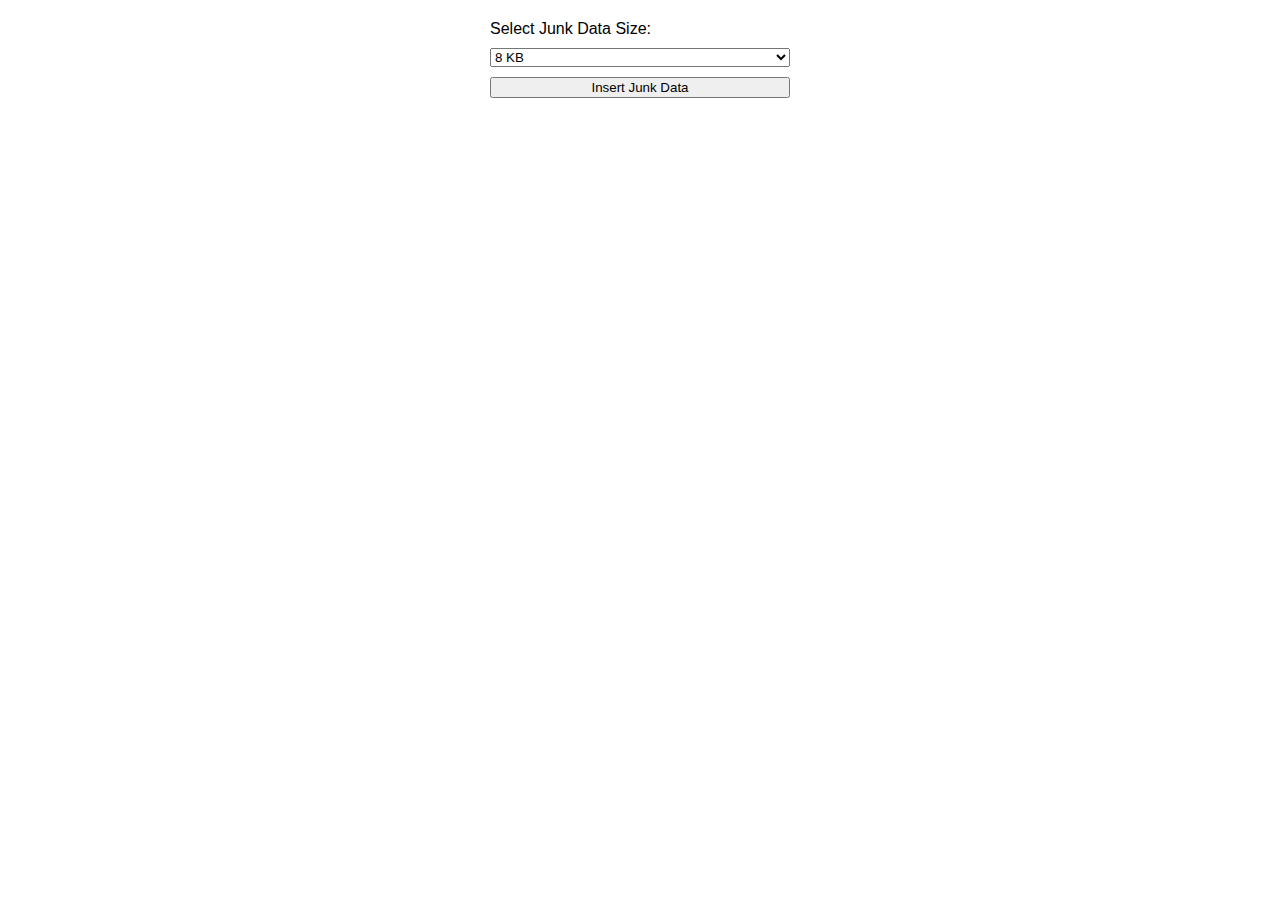
<file: junks/index.html>
<!DOCTYPE html>
<html lang="en">
<head>
    <meta charset="UTF-8">
    <meta name="viewport" content="width=device-width, initial-scale=1.0">
    <title>Insert Junk Data</title>
    <style>
        body {
            font-family: Arial, sans-serif;
            margin: 0;
            padding: 20px;
        }

        #options-panel {
            display: flex;
            flex-direction: column;
            max-width: 300px;
            margin: auto;
        }

        #options-panel label,
        #options-panel select,
        #options-panel input,
        #options-panel button {
            margin-bottom: 10px;
        }

        #custom-size-container.hidden {
            display: none;
        }

        #output {
            margin-top: 20px;
            max-width: 600px;
            margin: auto;
            white-space: pre-wrap;
            word-wrap: break-word;
        }
    </style>
</head>
<body>
    <div id="options-panel">
        <label for="junk-sizes">Select Junk Data Size:</label>
        <select id="junk-sizes" onchange="updateCustomFieldVisibility()">
            <option value="8">8 KB</option>
            <option value="16">16 KB</option>
            <option value="32">32 KB</option>
            <option value="64">64 KB</option>
            <option value="128">128 KB</option>
            <option value="1024">1024 KB</option>
            <option value="custom">Custom</option>
        </select>
        <div id="custom-size-container" class="hidden">
            <label for="custom-size">Custom size (bytes):</label>
            <input type="number" id="custom-size" min="1">
        </div>
        <button onclick="insertJunk()">Insert Junk Data</button>
    </div>
    <div id="output"></div>
    <script>
        function updateCustomFieldVisibility() {
            const dropdown = document.getElementById('junk-sizes');
            const customSizeContainer = document.getElementById('custom-size-container');
            if (dropdown.value === 'custom') {
                customSizeContainer.classList.remove('hidden');
            } else {
                customSizeContainer.classList.add('hidden');
            }
        }

        function insertJunk() {
            const dropdown = document.getElementById('junk-sizes');
            let sizeKb;
            if (dropdown.value === 'custom') {
                const customSize = document.getElementById('custom-size').value;
                if (!customSize) {
                    alert('Please enter a valid number for custom size.');
                    return;
                }
                sizeKb = customSize / 1024;
            } else {
                sizeKb = dropdown.value;
            }

            const junkData = '0'.repeat(sizeKb * 1024);
            const outputDiv = document.getElementById('output');
            outputDiv.textContent = `Inserted junk data of size: ${sizeKb} KB\n${junkData}`;
        }
    </script>
</body>
</html>
</file>
<file: css/styles.css>
/*!
    Title: Dev Portfolio Template
    Version: 1.2.2
    Last Change: 03/25/2020
    Author: Ryan Fitzgerald
    Repo: https://github.com/RyanFitzgerald/devportfolio-template
    Issues: https://github.com/RyanFitzgerald/devportfolio-template/issues

    Description: This file contains all the styles associated with the page
    that don't come from third party libraries. This file gets compiled using
    Gulp and send to the /css folder which is then loaded on the page.
*/body{font-family:'Lato', sans-serif;font-size:16px}body.active{overflow:hidden;z-index:-1}.no-js #experience-timeline>div{background:#fff;padding:10px;margin-bottom:10px;border:1px solid #dcd9d9}.no-js #experience-timeline>div h3{font-size:1.5em;font-weight:300;color:#374054;display:inline-block;margin:0}.no-js #experience-timeline>div h4{font-size:1.2em;font-weight:300;color:#7e8890;margin:0 0 15px 0}.no-js #experience-timeline>div p{color:#74808a;font-size:0.9em;margin:0}.no-js #experience-timeline:before,.no-js #experience-timeline:after{content:none}@keyframes dropHeader{0%{transform:translateY(-100%)}100%{transform:translateY(0)}}header{position:absolute;top:0;left:0;right:0;text-align:center;z-index:10;animation-name:dropHeader;animation-iteration-count:1;animation-timing-function:ease;animation-duration:0.75s}header ul{display:inline-block;background:#fff;text-align:center;padding:10px;margin:0;border-bottom-right-radius:4px;border-bottom-left-radius:4px}header li{display:inline-block}header a{display:block;color:#3498db;padding:10px}header a:hover{color:#217dbb;text-decoration:none;background:#eee;border-radius:4px}header a:focus{color:#3498db;text-decoration:none}header.active{display:block}header.sticky{position:fixed;z-index:999}#menu.active{display:block}#mobile-menu-open{display:none;cursor:pointer;position:fixed;right:15px;top:10px;color:#3498db;font-size:1.5em;z-index:20;padding:0 7px;border-radius:4px;background:#fff}#mobile-menu-close{display:none;text-align:right;width:100%;background:#fff;font-size:1.5em;padding-right:15px;padding-top:10px;cursor:pointer;color:#3498db}#mobile-menu-close span{font-size:0.5em;text-transform:uppercase}#mobile-menu-close i{vertical-align:middle}footer{padding:50px 0}.copyright{padding-top:20px}.copyright p{margin:0;color:#74808a}.top{text-align:center}.top span{cursor:pointer;display:block;margin:15px auto 0 auto;width:35px;height:35px;border-radius:50%;border:3px solid #b9bfc4;text-align:center}.top i{color:#74808a}.social{text-align:right}.social ul{margin:5px 0 0 0;padding:0}.social li{display:inline-block;font-size:1.25em;list-style:none}.social a{display:block;color:#74808a;padding:10px}.social a:hover{color:#3498db}.btn-rounded-white{display:inline-block;color:#fff;padding:15px 25px;border:3px solid #fff;border-radius:30px;transition:.5s ease all}.btn-rounded-white:hover{color:#3498db;background:#fff;text-decoration:none}.shadow{box-shadow:0 1px 3px rgba(0,0,0,0.12),0 1px 2px rgba(0,0,0,0.24)}.shadow-large{box-shadow:0 3px 6px rgba(0,0,0,0.08),0 3px 6px rgba(0,0,0,0.15)}.heading{position:relative;display:inline-block;font-size:2em;font-weight:300;margin:0 0 30px 0}.heading:after{position:absolute;content:'';top:100%;height:1px;width:50px;left:0;right:0;margin:0 auto;background:#3498db}.background-alt{background:#f2f2f5}#lead{position:relative;height:100vh;min-height:500px;max-height:1080px;background:url(../images/lead-bg.jpg);background-size:cover;padding:15px;overflow:hidden}#lead-content{position:absolute;z-index:10;top:50%;left:50%;transform:translate(-50%, -50%);text-align:center}#lead-content h1,#lead-content h2{margin:0}#lead-content h1{color:#fff;font-weight:900;font-size:5em;text-transform:uppercase;letter-spacing:0.05em;line-height:0.9em}#lead-content h2{color:#a0cfee;font-weight:500;font-size:2.25em;margin-bottom:15px}#lead-overlay{position:absolute;height:100%;width:100%;top:0;right:0;bottom:0;left:0;background:rgba(33,125,187,0.8);z-index:1}#lead-down{position:absolute;left:0;right:0;width:100%;text-align:center;z-index:10;bottom:15px;color:#fff}#lead-down span{cursor:pointer;display:block;margin:0 auto;width:35px;height:35px;border-radius:50%;border:3px solid #a0cfee;text-align:center}#lead-down i{animation:pulsate 1.5s ease;animation-iteration-count:infinite;padding-top:5px}@keyframes pulsate{0%{transform:scale(1, 1)}50%{transform:scale(1.2, 1.2)}100%{transform:scale(1, 1)}}#about{padding:75px 15px;border-bottom:1px solid #dcd9d9}#about h2{color:#374054}#about p{color:#74808a;margin:0}#experience{padding:50px 15px;text-align:center;border-bottom:1px solid #dcd9d9}#experience h2{color:#374054}#experience-timeline{margin:30px auto 0 auto;position:relative;max-width:1000px}#experience-timeline:before{position:absolute;content:'';top:0;bottom:0;left:303px;right:auto;height:100%;width:3px;background:#3498db;z-index:0}#experience-timeline:after{position:absolute;content:'';width:3px;height:40px;background:#3498db;background:linear-gradient(to bottom, #3498db, rgba(52,152,219,0));top:100%;left:303px}.vtimeline-content{margin-left:350px;background:#fff;border:1px solid #e6e6e6;padding:15px;border-radius:3px;text-align:left}.vtimeline-content h3{font-size:1.5em;font-weight:300;color:#374054;display:inline-block;margin:0}.vtimeline-content h4{font-size:1.2em;font-weight:300;color:#7e8890;margin:0 0 15px 0}.vtimeline-content p{color:#74808a;font-size:0.9em;margin:0}.vtimeline-point{position:relative;display:block;vertical-align:top;margin-bottom:30px}.vtimeline-icon{position:relative;color:#fff;width:50px;height:50px;background:#3498db;border-radius:50%;float:left;z-index:99;margin-left:280px}.vtimeline-icon i{display:block;font-size:2em;margin-top:10px}.vtimeline-date{width:260px;text-align:right;position:absolute;left:0;top:10px;font-weight:300;color:#374054}#education{padding:50px 15px 20px 15px;border-bottom:1px solid #dcd9d9;text-align:center}#education h2{color:#374054;margin-bottom:50px}.education-block{max-width:700px;margin:0 auto 30px auto;padding:15px;border:1px solid #dcd9d9;text-align:left}.education-block h3{font-weight:500;float:left;margin:0;color:#374054}.education-block span{color:#74808a;float:right}.education-block h4{color:#74808a;clear:both;font-weight:500;margin:0 0 15px 0}.education-block p,.education-block ul{margin:0;color:#74808a;font-size:0.9em}.education-block ul{padding:0 0 0 15px}#projects{padding:50px 15px;border-bottom:1px solid #dcd9d9;text-align:center}#projects h2{color:#374054;margin-bottom:50px}.project{position:relative;max-width:900px;margin:0 auto 30px auto;overflow:hidden;background:#fff;border-radius:4px}.project-image{float:left}.project-info{position:absolute;top:50%;transform:translateY(-50%);margin-left:300px;padding:15px}.project-info h3{font-size:1.5em;font-weight:300;color:#374054;margin:0 0 15px 0}.project-info p{color:#74808a;margin:0 0 15px 0;font-size:0.9em}.no-image .project-info{position:relative;margin:0;padding:30px 15px;transform:none}#more-projects{display:none}#skills{padding:50px 15px;text-align:center}#skills h2{color:#374054;margin-bottom:50px}#skills ul{display:block;margin:0 auto;padding:0;max-width:800px}#skills li{display:inline-block;margin:7px;padding:5px 10px;color:#374054;background:#e4e4ea;list-style:none;cursor:default;font-size:1.2em}#contact{padding:50px 15px;background:#3498db;text-align:center}#contact h2{margin:0 0 15px 0;color:#fff;font-weight:500}#contact-form{max-width:500px;margin:0 auto}#contact-form input,#contact-form textarea{display:block;width:100%;padding:10px;border-radius:4px;border:none;margin-bottom:10px;background:#1d6fa5;color:#fff;transition:.5s ease all}#contact-form input::-webkit-input-placeholder,#contact-form textarea::-webkit-input-placeholder{color:#fff}#contact-form input:-moz-placeholder,#contact-form textarea:-moz-placeholder{color:#fff;opacity:1}#contact-form input::-moz-placeholder,#contact-form textarea::-moz-placeholder{color:#fff;opacity:1}#contact-form input:-ms-input-placeholder,#contact-form textarea:-ms-input-placeholder{color:#fff}#contact-form input:focus,#contact-form textarea:focus{outline:none;background:#16527a}#contact-form textarea{height:150px;resize:none}#contact-form button{display:block;width:100%;background:#fff;border-radius:4px;padding:5px 10px;border:none;color:#3498db;font-weight:700;box-shadow:0 1px 3px rgba(0,0,0,0.12),0 1px 2px rgba(0,0,0,0.24);transition:.5s ease all}#contact-form button:hover{box-shadow:0 10px 20px rgba(0,0,0,0.19),0 6px 6px rgba(0,0,0,0.23)}.optional-section{padding:50px 15px;text-align:center;border-top:1px solid #dcd9d9}.optional-section h2{color:#374054}.optional-section-block{max-width:700px;margin:0 auto 30px auto;padding:15px;border:1px solid #dcd9d9;background:#fff;text-align:left}.optional-section-block h3{font-weight:500;margin:0 0 15px 0;color:#374054}.optional-section-block h4{color:#74808a;clear:both;font-weight:500;margin:0 0 15px 0}.optional-section-block p,.optional-section-block ul{margin:0 0 15px 0;color:#74808a;font-size:0.9em}.optional-section-block ul{padding:0 0 0 15px}@media only screen and (max-width: 750px){#experience-timeline:before,#experience-timeline:after{left:23px}.vtimeline-date{width:auto;text-align:left;position:relative;margin-bottom:15px;display:block;margin-left:70px}.vtimeline-icon{margin-left:0}.vtimeline-content{margin-left:70px}}@media only screen and (max-width: 992px){#lead{height:auto;min-height:auto;max-height:auto;padding:100px 15px}#lead-content{position:relative;transform:none;left:auto;top:auto}#lead-content h1{font-size:3em}#lead-content h2{font-size:1.75em}#about{text-align:center}#about p{text-align:left}}@media only screen and (max-width: 768px){header{position:fixed;display:none;z-index:999;animation:none;bottom:0;height:100%}#mobile-menu-open,#mobile-menu-close{display:block}#menu{height:100%;overflow-y:auto;box-shadow:none;border-radius:0;width:100%}#menu li{display:block;margin-bottom:10px}#lead-content h1{font-size:2em}#lead-content h2{font-size:1.3em}#lead-content a{padding:10px 20px}#lead-down{display:none}.education-block h3,.education-block span{float:none}.project-image{display:none}.project-info{position:relative;margin:0;padding:30px 15px;top:auto;transform:none}footer{text-align:center}.social{text-align:center}}@media only screen and (max-width: 480px){#lead-content h1{font-size:1.5em}#lead-content h2{font-size:1em}#lead-content a{font-size:0.9em;padding:5px 10px}}
</file>
